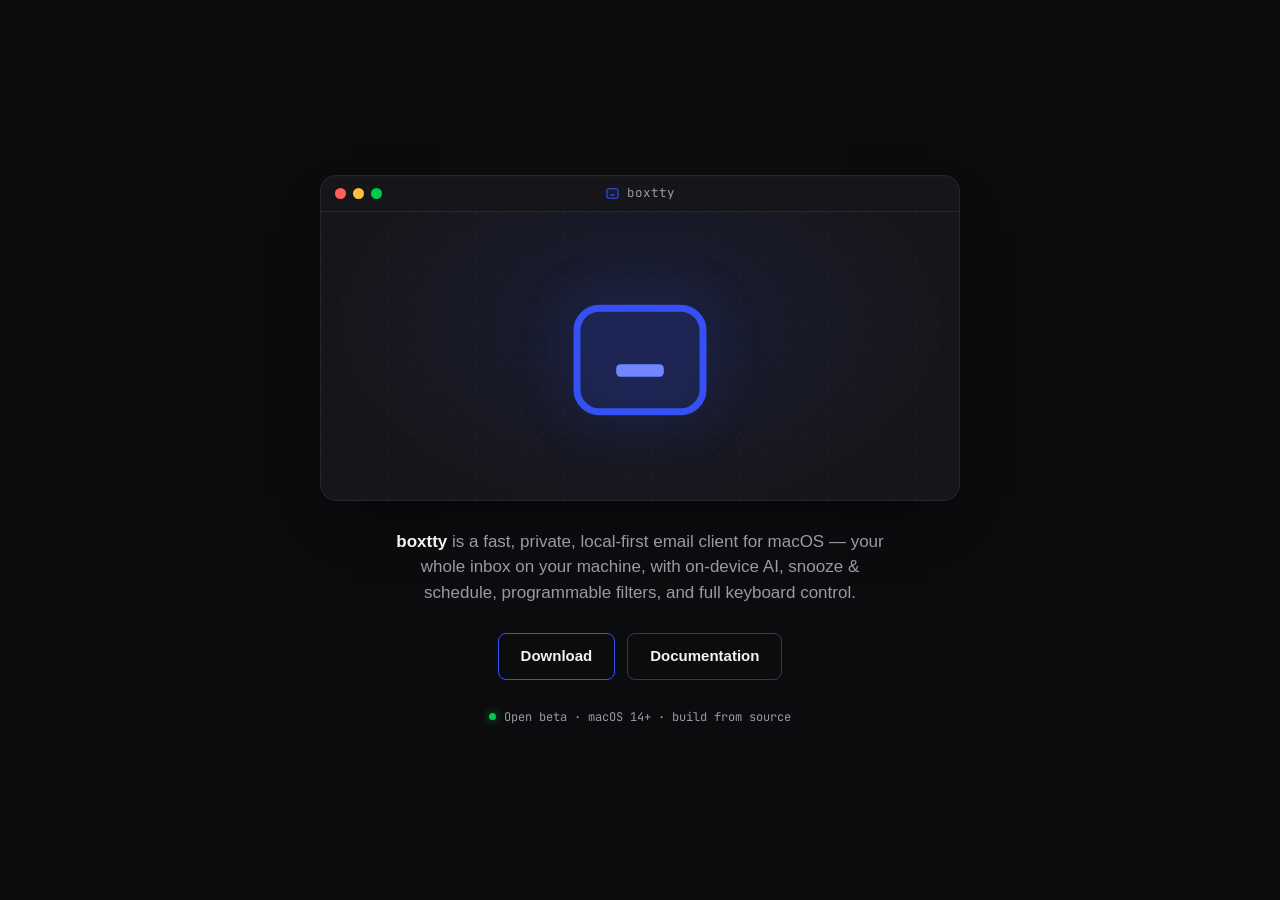
<file: index.html>
<!doctype html>
<html lang="en">
<head>
  <meta charset="utf-8" />
  <meta name="viewport" content="width=device-width, initial-scale=1" />
  <title>boxtty — the fast, private email client</title>
  <meta name="description" content="boxtty is a blazing-fast, local-first desktop email client for macOS. On-device AI, snooze & schedule, programmable filters, instant search, full keyboard control — your mail, your machine." />
  <meta name="theme-color" content="#0c0c0f" />
  <meta property="og:title" content="boxtty — the fast, private email client" />
  <meta property="og:description" content="A blazing-fast, local-first desktop email client. On-device AI, snooze, programmable filters, instant search." />
  <meta property="og:type" content="website" />
  <link rel="icon" href="favicon.svg" />
  <link rel="preconnect" href="https://fonts.googleapis.com" />
  <link rel="preconnect" href="https://fonts.gstatic.com" crossorigin />
  <link href="https://fonts.googleapis.com/css2?family=JetBrains+Mono:wght@400;700&display=swap" rel="stylesheet" />
  <link rel="stylesheet" href="styles.css" />
</head>
<body>
  <main class="stage">
    <div class="term">
      <div class="term-bar">
        <span class="term-dot" style="background:#ff605c"></span>
        <span class="term-dot" style="background:#ffbd44"></span>
        <span class="term-dot" style="background:#00ca4e"></span>
        <span class="term-title">
          <svg class="mark" viewBox="0 0 24 24" fill="none" aria-hidden="true">
            <rect x="3" y="4.5" width="18" height="15" rx="3" stroke="#3551f3" stroke-width="1.7" fill="rgba(53,81,243,0.10)" />
            <rect class="cursor" x="9" y="13.2" width="6" height="2" rx="0.6" fill="#3551f3" />
          </svg>
          boxtty
        </span>
      </div>
      <div class="term-body">
        <svg class="biglogo" viewBox="0 0 120 120" fill="none" role="img" aria-label="boxtty">
          <rect x="15" y="23" width="90" height="74" rx="16" stroke="#3551f3" stroke-width="5" fill="rgba(53,81,243,0.10)" />
          <rect class="cursor" x="43" y="63" width="34" height="9" rx="3" fill="#6f86ff" />
        </svg>
      </div>
    </div>

    <p class="tagline">
      <strong>boxtty</strong> is a fast, private, local-first email client for macOS — your whole
      inbox on your machine, with on-device AI, snooze &amp; schedule, programmable filters, and
      full keyboard control.
    </p>

    <div class="actions">
      <a class="btn btn-primary" href="download.html">Download</a>
      <a class="btn btn-ghost" href="docs.html">Documentation</a>
    </div>

    <p class="soon"><span class="dot"></span> Open beta · macOS 14+ · build from source</p>
  </main>
</body>
</html>
</file>
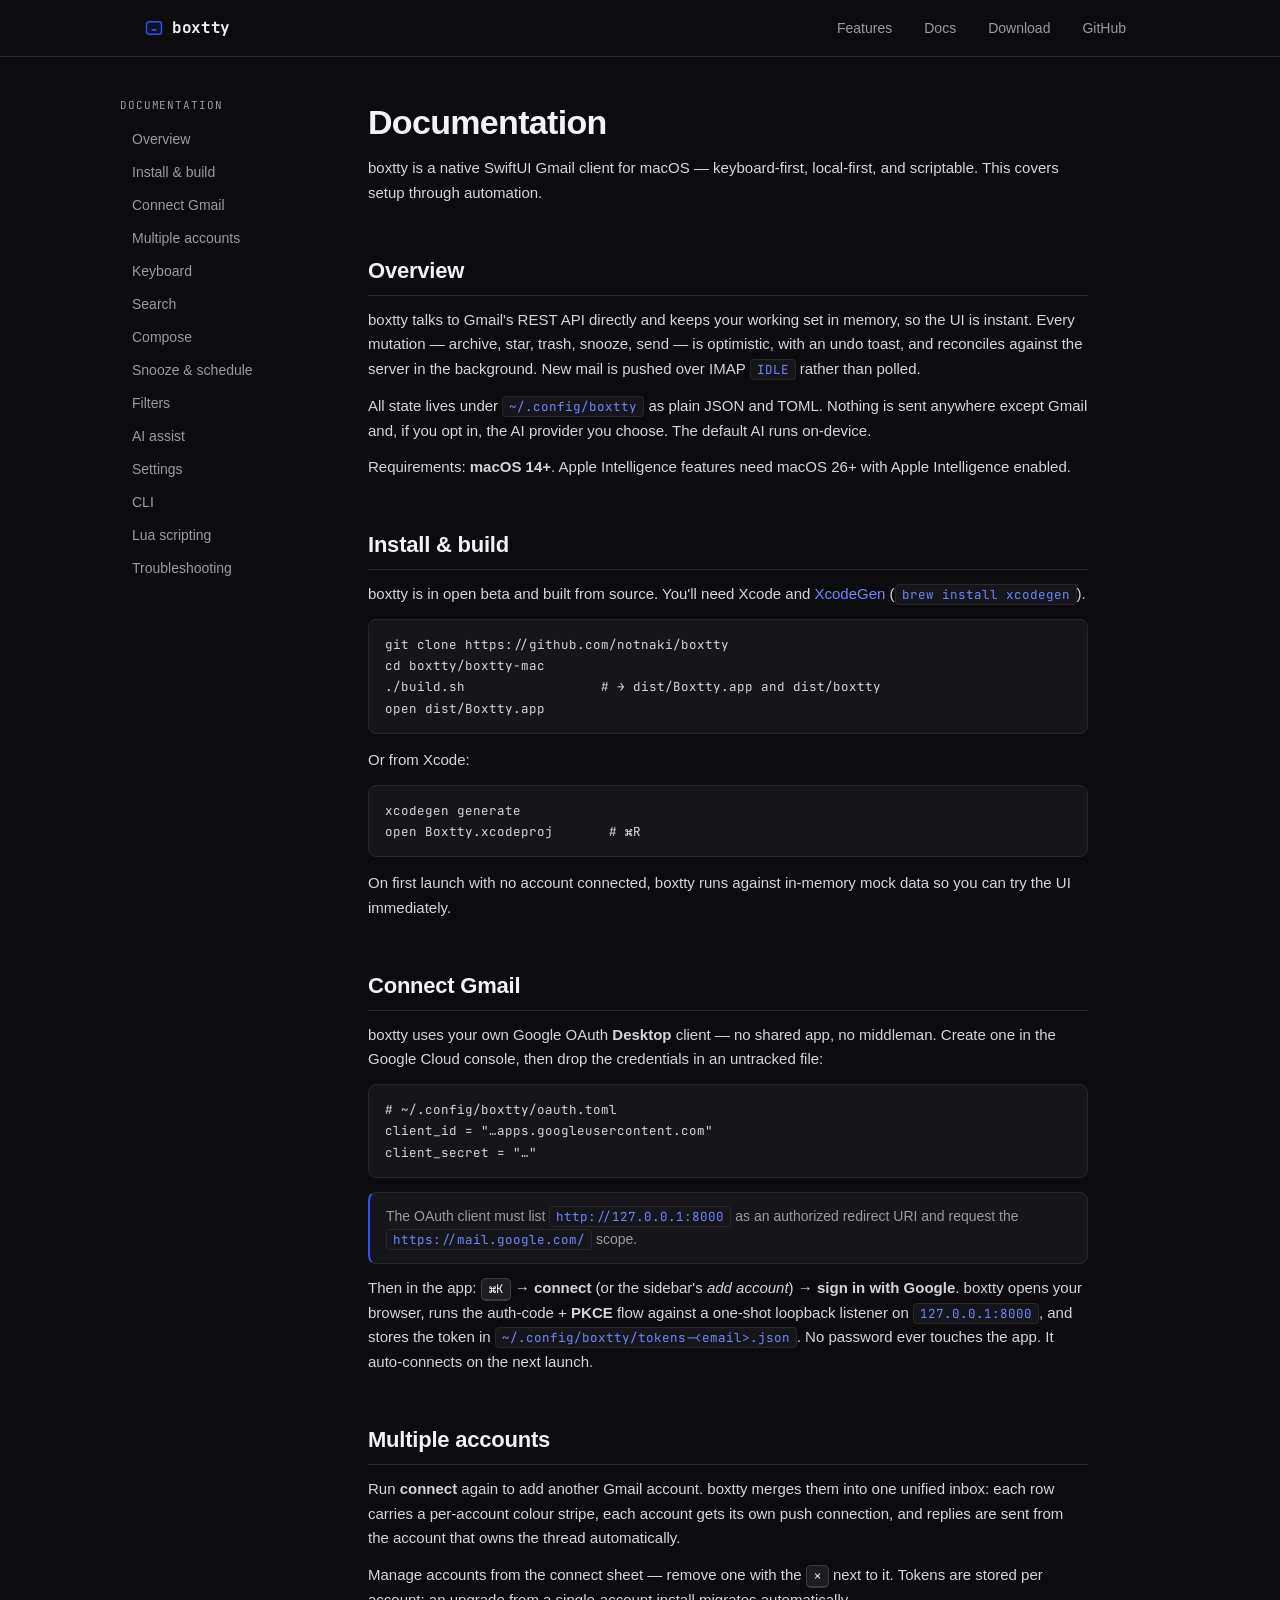
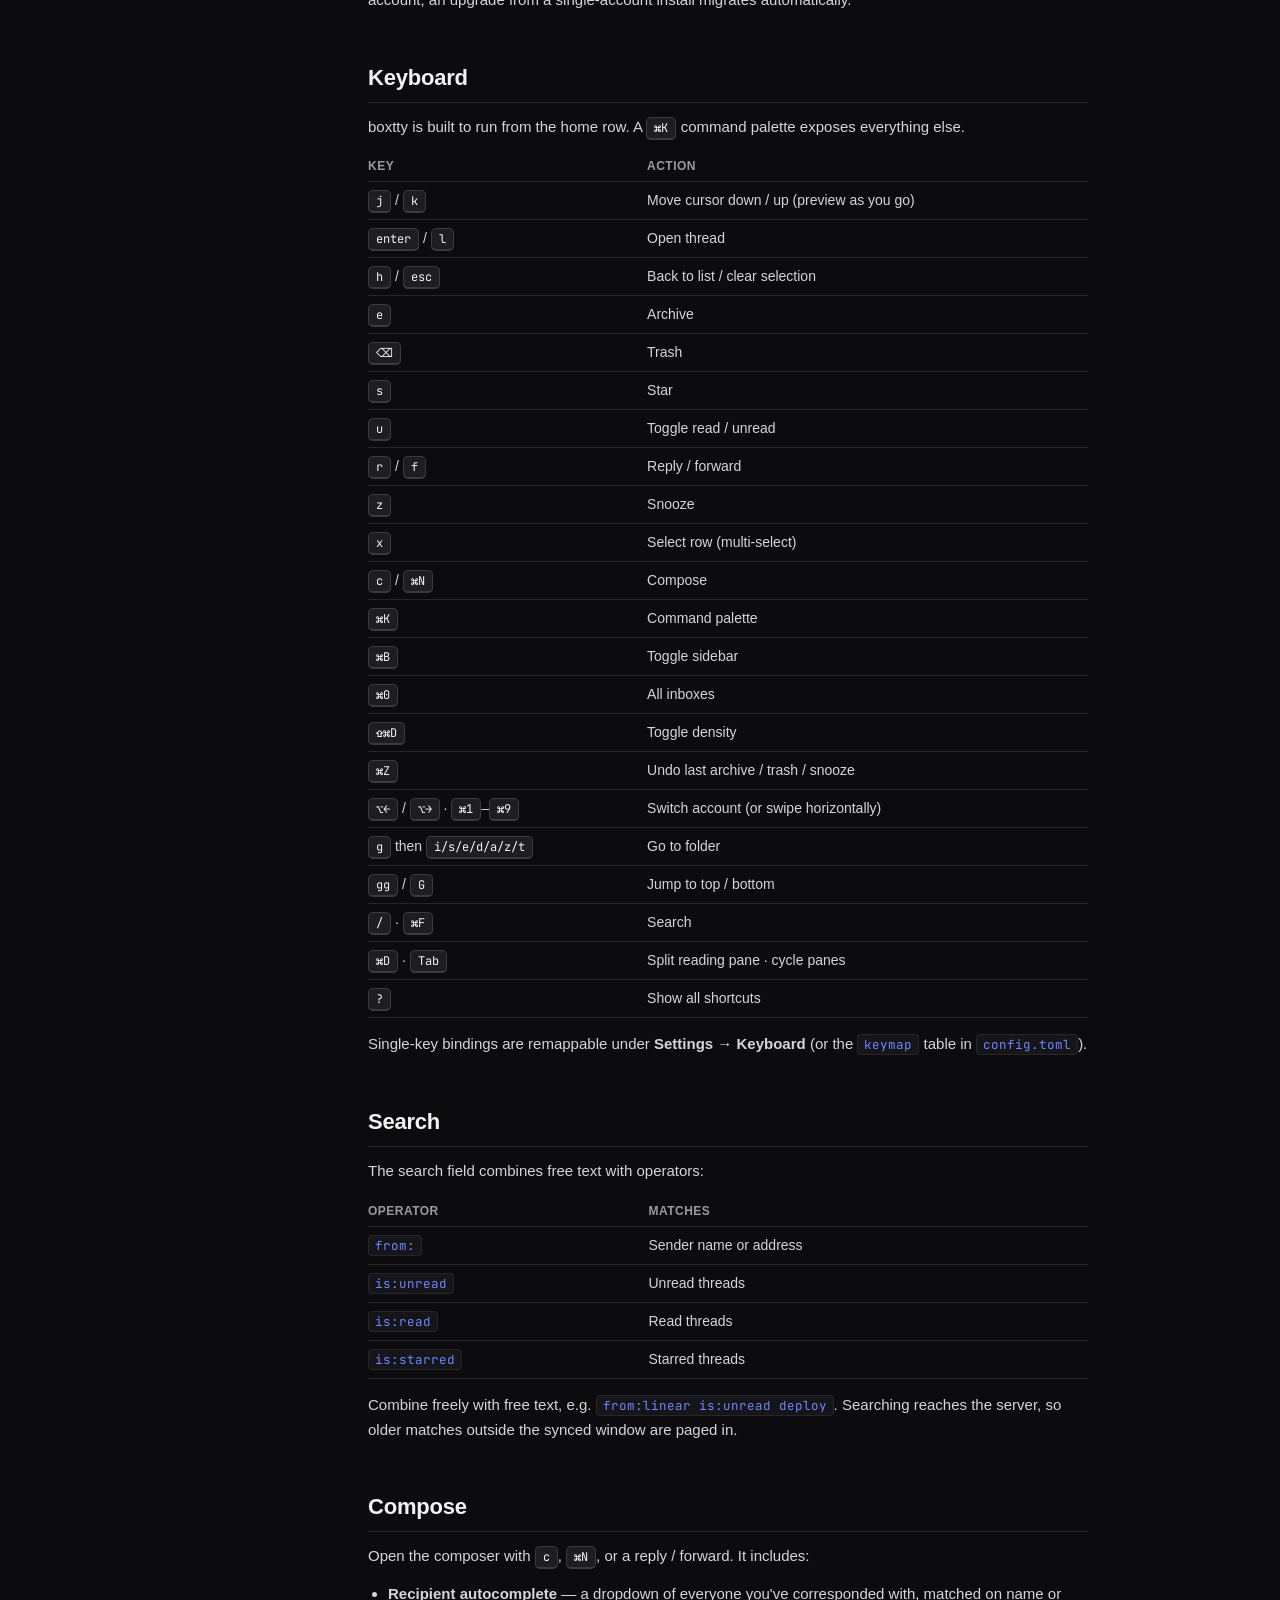
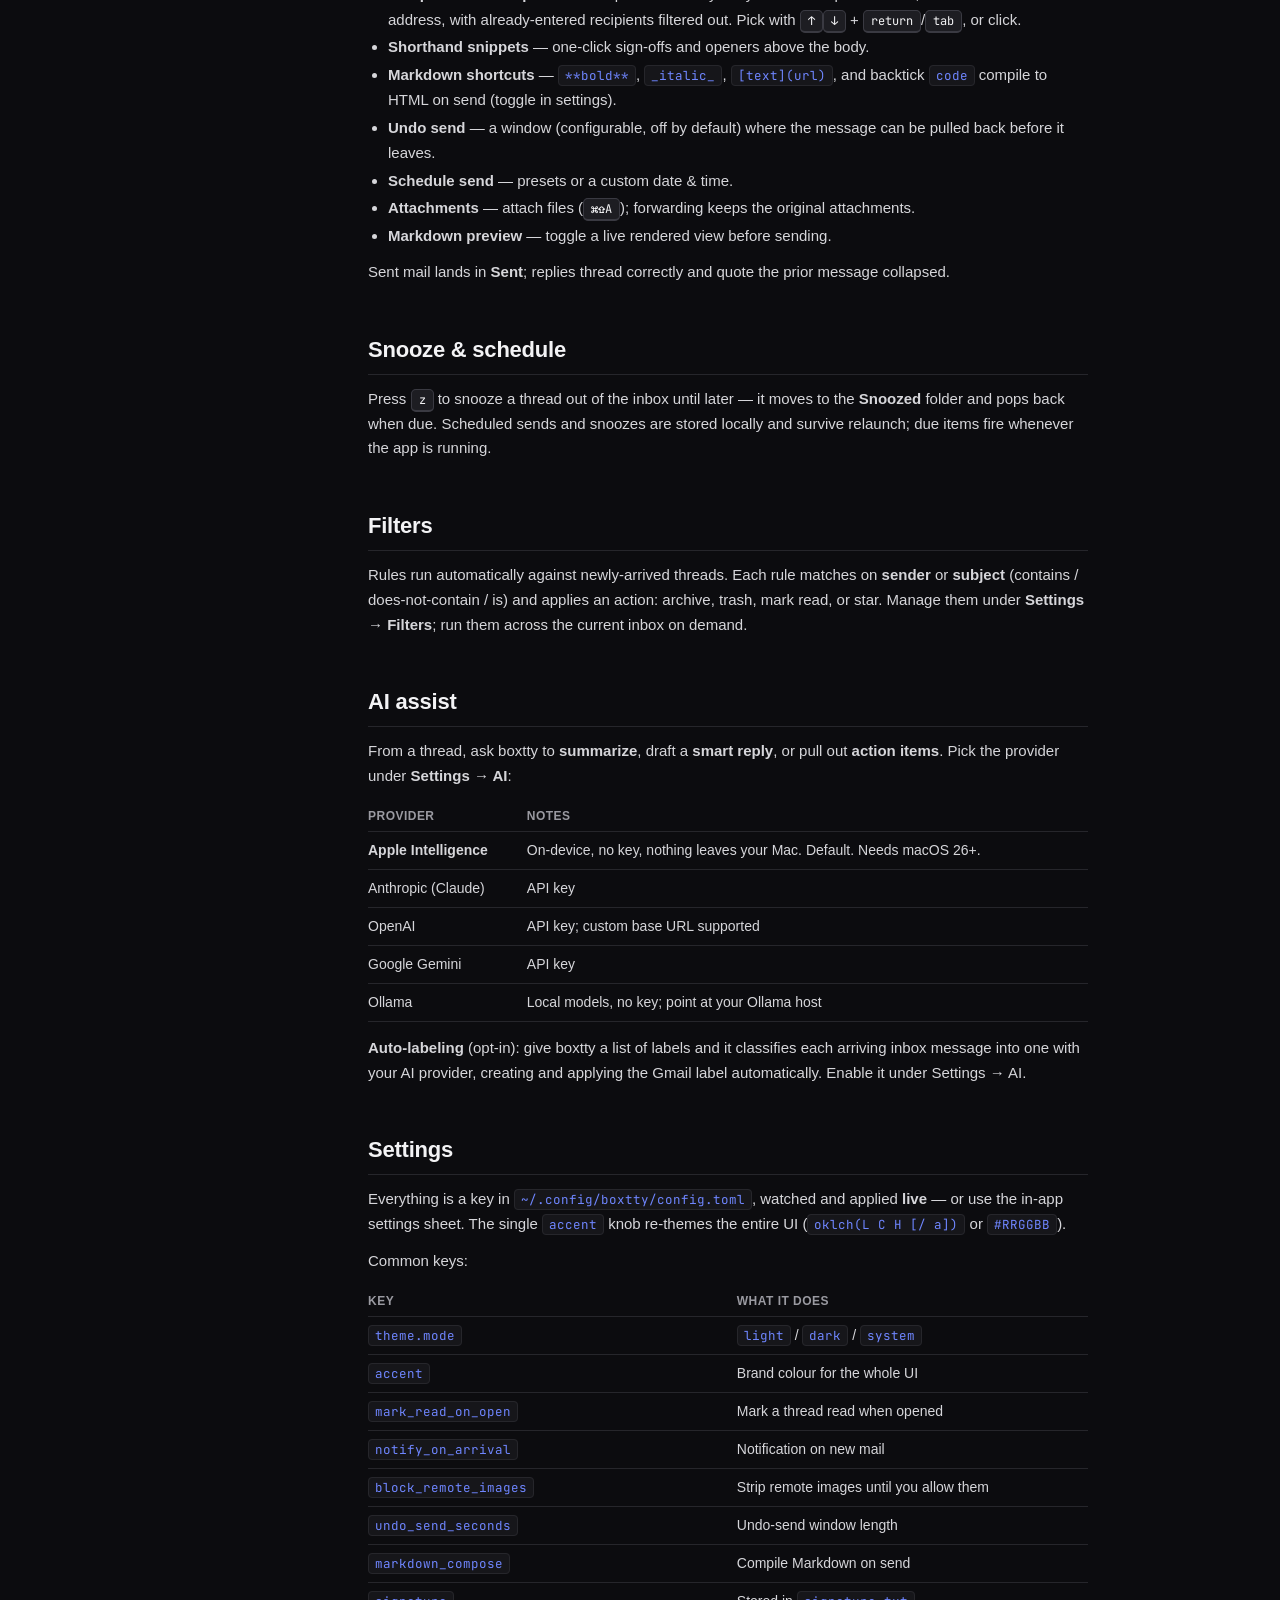
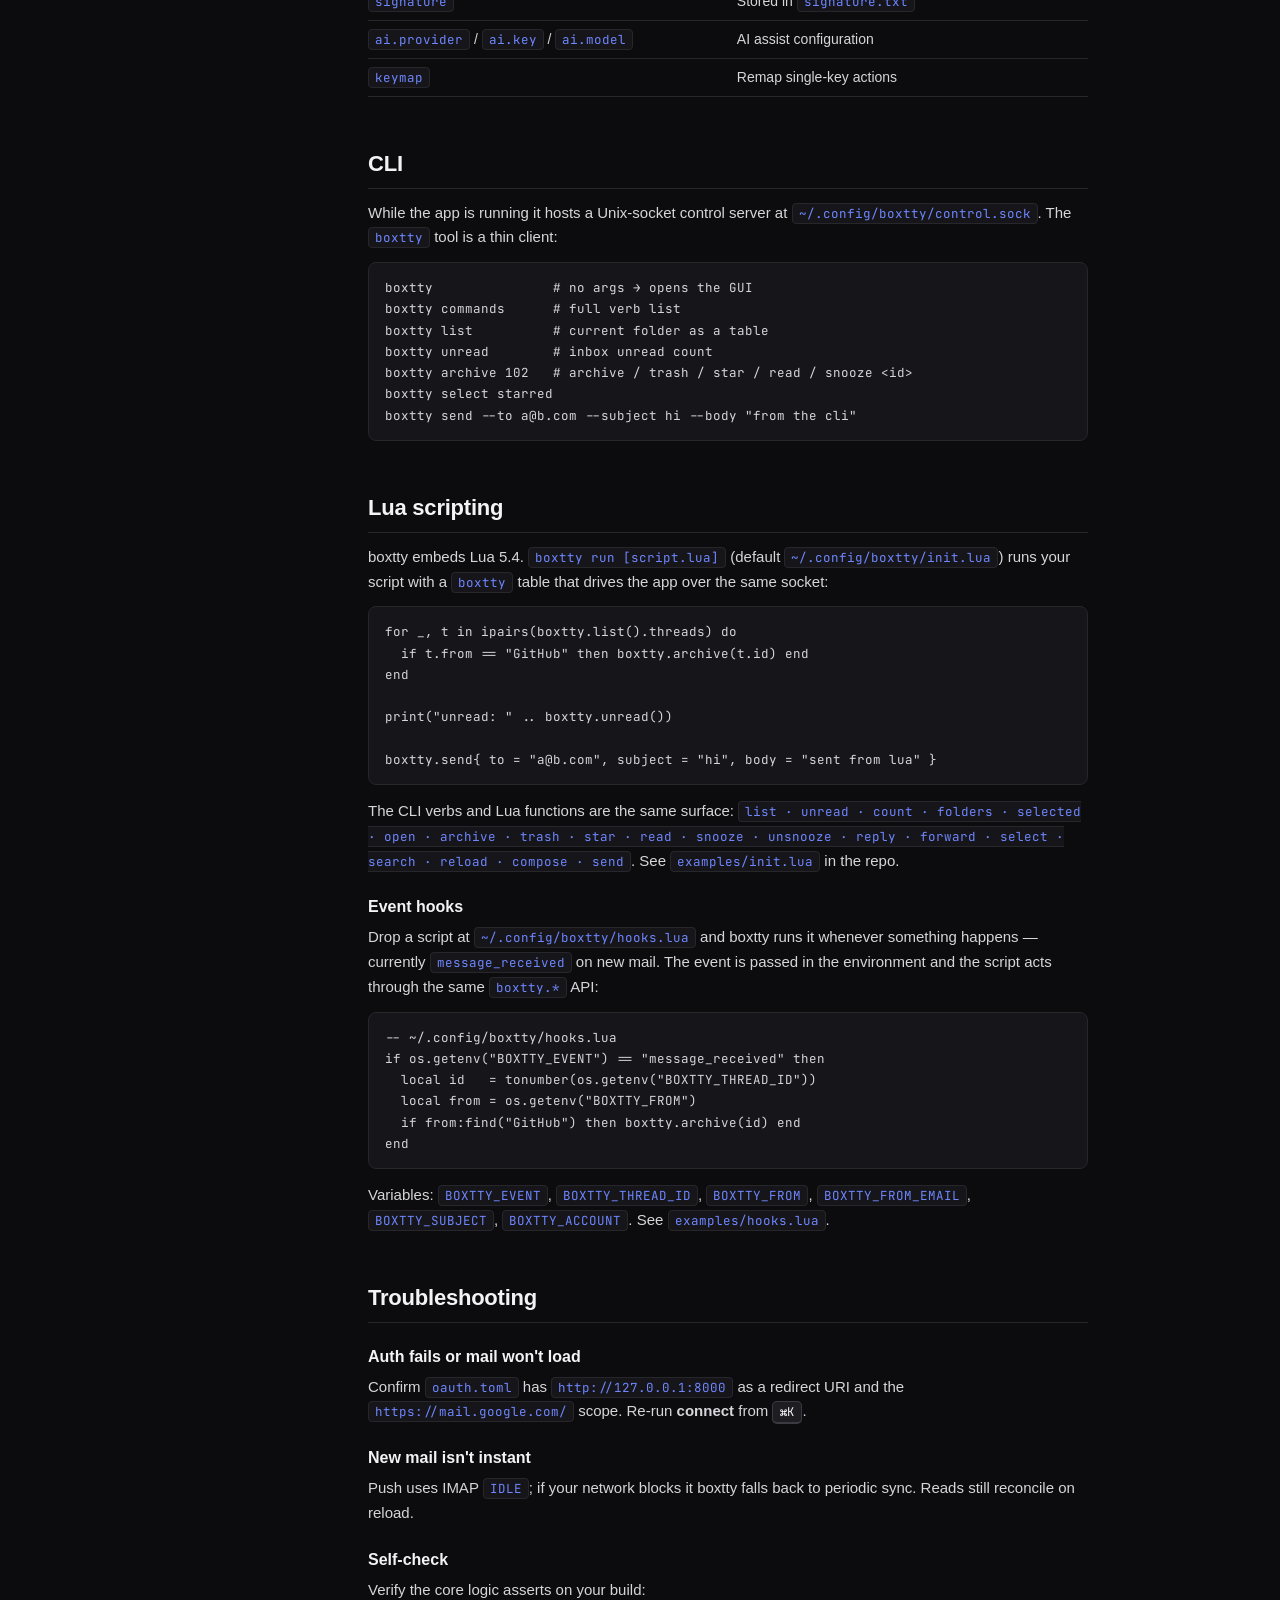
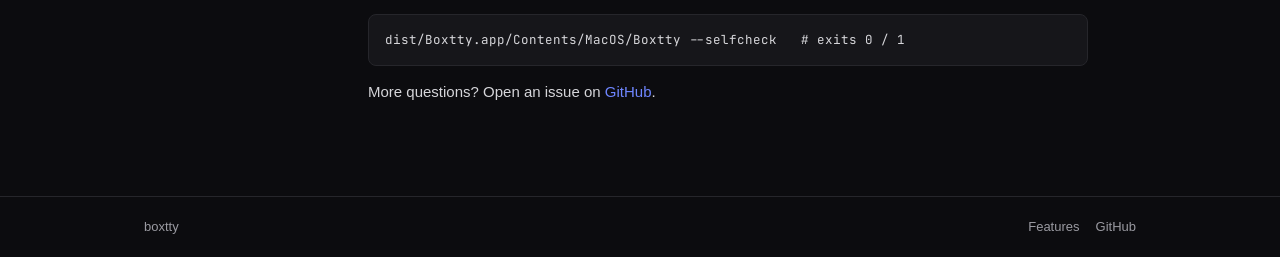
<file: docs.html>
<!doctype html>
<html lang="en">
<head>
  <meta charset="utf-8" />
  <meta name="viewport" content="width=device-width, initial-scale=1" />
  <title>Docs — boxtty</title>
  <meta name="description" content="boxtty documentation: install, connect Gmail, keyboard shortcuts, search operators, compose, snooze & schedule, filters, AI assist, multiple accounts, settings, the CLI and Lua scripting." />
  <meta name="theme-color" content="#0c0c0f" />
  <link rel="icon" href="favicon.svg" />
  <link rel="preconnect" href="https://fonts.googleapis.com" />
  <link rel="preconnect" href="https://fonts.gstatic.com" crossorigin />
  <link href="https://fonts.googleapis.com/css2?family=JetBrains+Mono:wght@400;700&display=swap" rel="stylesheet" />
  <link rel="stylesheet" href="styles.css" />
</head>
<body>
  <header class="site-header">
    <div class="wrap inner">
      <a class="brand" href="index.html">
        <svg class="mark" viewBox="0 0 24 24" fill="none" aria-hidden="true">
          <rect x="3" y="4.5" width="18" height="15" rx="3" stroke="#3551f3" stroke-width="1.7" fill="rgba(53,81,243,0.10)" />
          <rect class="cursor" x="9" y="13.2" width="6" height="2" rx="0.6" fill="#3551f3" />
        </svg>
        <span class="brand-name">boxtty</span>
      </a>
      <span class="spacer"></span>
      <a class="hlink" href="features.html">Features</a>
      <a class="hlink" href="docs.html">Docs</a>
      <a class="hlink" href="download.html">Download</a>
      <a class="hlink" href="https://github.com/notnaki/boxtty">GitHub</a>
    </div>
  </header>

  <main class="wrap doc">
    <div class="doc-grid">
      <nav class="doc-toc">
        <span class="label">Documentation</span>
        <a href="#overview">Overview</a>
        <a href="#install">Install &amp; build</a>
        <a href="#connect">Connect Gmail</a>
        <a href="#accounts">Multiple accounts</a>
        <a href="#keyboard">Keyboard</a>
        <a href="#search">Search</a>
        <a href="#compose">Compose</a>
        <a href="#snooze">Snooze &amp; schedule</a>
        <a href="#filters">Filters</a>
        <a href="#ai">AI assist</a>
        <a href="#settings">Settings</a>
        <a href="#cli">CLI</a>
        <a href="#lua">Lua scripting</a>
        <a href="#troubleshooting">Troubleshooting</a>
      </nav>

      <article class="doc-content">
        <h1>Documentation</h1>
        <p class="doc-lede">boxtty is a native SwiftUI Gmail client for macOS — keyboard-first, local-first, and scriptable. This covers setup through automation.</p>

        <section id="overview">
          <h2>Overview</h2>
          <p>boxtty talks to Gmail's REST API directly and keeps your working set in memory, so the UI is instant. Every mutation — archive, star, trash, snooze, send — is optimistic, with an undo toast, and reconciles against the server in the background. New mail is pushed over IMAP <code>IDLE</code> rather than polled.</p>
          <p>All state lives under <code>~/.config/boxtty</code> as plain JSON and TOML. Nothing is sent anywhere except Gmail and, if you opt in, the AI provider you choose. The default AI runs on-device.</p>
          <p>Requirements: <strong>macOS 14+</strong>. Apple Intelligence features need macOS 26+ with Apple Intelligence enabled.</p>
        </section>

        <section id="install">
          <h2>Install &amp; build</h2>
          <p>boxtty is in open beta and built from source. You'll need Xcode and <a class="ilink" href="https://github.com/yonaskolb/XcodeGen">XcodeGen</a> (<code>brew install xcodegen</code>).</p>
          <pre><code>git clone https://github.com/notnaki/boxtty
cd boxtty/boxtty-mac
./build.sh                 # → dist/Boxtty.app and dist/boxtty
open dist/Boxtty.app</code></pre>
          <p>Or from Xcode:</p>
          <pre><code>xcodegen generate
open Boxtty.xcodeproj       # ⌘R</code></pre>
          <p>On first launch with no account connected, boxtty runs against in-memory mock data so you can try the UI immediately.</p>
        </section>

        <section id="connect">
          <h2>Connect Gmail</h2>
          <p>boxtty uses your own Google OAuth <strong>Desktop</strong> client — no shared app, no middleman. Create one in the Google Cloud console, then drop the credentials in an untracked file:</p>
          <pre><code># ~/.config/boxtty/oauth.toml
client_id = "…apps.googleusercontent.com"
client_secret = "…"</code></pre>
          <div class="note"><p>The OAuth client must list <code>http://127.0.0.1:8000</code> as an authorized redirect URI and request the <code>https://mail.google.com/</code> scope.</p></div>
          <p>Then in the app: <span class="kbd">⌘K</span> → <strong>connect</strong> (or the sidebar's <em>add account</em>) → <strong>sign in with Google</strong>. boxtty opens your browser, runs the auth-code + <strong>PKCE</strong> flow against a one-shot loopback listener on <code>127.0.0.1:8000</code>, and stores the token in <code>~/.config/boxtty/tokens-&lt;email&gt;.json</code>. No password ever touches the app. It auto-connects on the next launch.</p>
        </section>

        <section id="accounts">
          <h2>Multiple accounts</h2>
          <p>Run <strong>connect</strong> again to add another Gmail account. boxtty merges them into one unified inbox: each row carries a per-account colour stripe, each account gets its own push connection, and replies are sent from the account that owns the thread automatically.</p>
          <p>Manage accounts from the connect sheet — remove one with the <span class="kbd">✕</span> next to it. Tokens are stored per account; an upgrade from a single-account install migrates automatically.</p>
        </section>

        <section id="keyboard">
          <h2>Keyboard</h2>
          <p>boxtty is built to run from the home row. A <span class="kbd">⌘K</span> command palette exposes everything else.</p>
          <table class="doc-table">
            <thead><tr><th>Key</th><th>Action</th></tr></thead>
            <tbody>
              <tr><td><span class="kbd">j</span> / <span class="kbd">k</span></td><td>Move cursor down / up (preview as you go)</td></tr>
              <tr><td><span class="kbd">enter</span> / <span class="kbd">l</span></td><td>Open thread</td></tr>
              <tr><td><span class="kbd">h</span> / <span class="kbd">esc</span></td><td>Back to list / clear selection</td></tr>
              <tr><td><span class="kbd">e</span></td><td>Archive</td></tr>
              <tr><td><span class="kbd">⌫</span></td><td>Trash</td></tr>
              <tr><td><span class="kbd">s</span></td><td>Star</td></tr>
              <tr><td><span class="kbd">u</span></td><td>Toggle read / unread</td></tr>
              <tr><td><span class="kbd">r</span> / <span class="kbd">f</span></td><td>Reply / forward</td></tr>
              <tr><td><span class="kbd">z</span></td><td>Snooze</td></tr>
              <tr><td><span class="kbd">x</span></td><td>Select row (multi-select)</td></tr>
              <tr><td><span class="kbd">c</span> / <span class="kbd">⌘N</span></td><td>Compose</td></tr>
              <tr><td><span class="kbd">⌘K</span></td><td>Command palette</td></tr>
              <tr><td><span class="kbd">⌘B</span></td><td>Toggle sidebar</td></tr>
              <tr><td><span class="kbd">⌘0</span></td><td>All inboxes</td></tr>
              <tr><td><span class="kbd">⇧⌘D</span></td><td>Toggle density</td></tr>
              <tr><td><span class="kbd">⌘Z</span></td><td>Undo last archive / trash / snooze</td></tr>
              <tr><td><span class="kbd">⌥←</span> / <span class="kbd">⌥→</span> · <span class="kbd">⌘1</span>–<span class="kbd">⌘9</span></td><td>Switch account (or swipe horizontally)</td></tr>
              <tr><td><span class="kbd">g</span> then <span class="kbd">i/s/e/d/a/z/t</span></td><td>Go to folder</td></tr>
              <tr><td><span class="kbd">gg</span> / <span class="kbd">G</span></td><td>Jump to top / bottom</td></tr>
              <tr><td><span class="kbd">/</span> · <span class="kbd">⌘F</span></td><td>Search</td></tr>
              <tr><td><span class="kbd">⌘D</span> · <span class="kbd">Tab</span></td><td>Split reading pane · cycle panes</td></tr>
              <tr><td><span class="kbd">?</span></td><td>Show all shortcuts</td></tr>
            </tbody>
          </table>
          <p>Single-key bindings are remappable under <strong>Settings → Keyboard</strong> (or the <code>keymap</code> table in <code>config.toml</code>).</p>
        </section>

        <section id="search">
          <h2>Search</h2>
          <p>The search field combines free text with operators:</p>
          <table class="doc-table">
            <thead><tr><th>Operator</th><th>Matches</th></tr></thead>
            <tbody>
              <tr><td><code>from:</code></td><td>Sender name or address</td></tr>
              <tr><td><code>is:unread</code></td><td>Unread threads</td></tr>
              <tr><td><code>is:read</code></td><td>Read threads</td></tr>
              <tr><td><code>is:starred</code></td><td>Starred threads</td></tr>
            </tbody>
          </table>
          <p>Combine freely with free text, e.g. <code>from:linear is:unread deploy</code>. Searching reaches the server, so older matches outside the synced window are paged in.</p>
        </section>

        <section id="compose">
          <h2>Compose</h2>
          <p>Open the composer with <span class="kbd">c</span>, <span class="kbd">⌘N</span>, or a reply / forward. It includes:</p>
          <ul>
            <li><strong>Recipient autocomplete</strong> — a dropdown of everyone you've corresponded with, matched on name or address, with already-entered recipients filtered out. Pick with <span class="kbd">↑</span><span class="kbd">↓</span> + <span class="kbd">return</span>/<span class="kbd">tab</span>, or click.</li>
            <li><strong>Shorthand snippets</strong> — one-click sign-offs and openers above the body.</li>
            <li><strong>Markdown shortcuts</strong> — <code>**bold**</code>, <code>_italic_</code>, <code>[text](url)</code>, and backtick <code>code</code> compile to HTML on send (toggle in settings).</li>
            <li><strong>Undo send</strong> — a window (configurable, off by default) where the message can be pulled back before it leaves.</li>
            <li><strong>Schedule send</strong> — presets or a custom date &amp; time.</li>
            <li><strong>Attachments</strong> — attach files (<span class="kbd">⌘⇧A</span>); forwarding keeps the original attachments.</li>
            <li><strong>Markdown preview</strong> — toggle a live rendered view before sending.</li>
          </ul>
          <p>Sent mail lands in <strong>Sent</strong>; replies thread correctly and quote the prior message collapsed.</p>
        </section>

        <section id="snooze">
          <h2>Snooze &amp; schedule</h2>
          <p>Press <span class="kbd">z</span> to snooze a thread out of the inbox until later — it moves to the <strong>Snoozed</strong> folder and pops back when due. Scheduled sends and snoozes are stored locally and survive relaunch; due items fire whenever the app is running.</p>
        </section>

        <section id="filters">
          <h2>Filters</h2>
          <p>Rules run automatically against newly-arrived threads. Each rule matches on <strong>sender</strong> or <strong>subject</strong> (contains / does-not-contain / is) and applies an action: archive, trash, mark read, or star. Manage them under <strong>Settings → Filters</strong>; run them across the current inbox on demand.</p>
        </section>

        <section id="ai">
          <h2>AI assist</h2>
          <p>From a thread, ask boxtty to <strong>summarize</strong>, draft a <strong>smart reply</strong>, or pull out <strong>action items</strong>. Pick the provider under <strong>Settings → AI</strong>:</p>
          <table class="doc-table">
            <thead><tr><th>Provider</th><th>Notes</th></tr></thead>
            <tbody>
              <tr><td><strong>Apple Intelligence</strong></td><td>On-device, no key, nothing leaves your Mac. Default. Needs macOS 26+.</td></tr>
              <tr><td>Anthropic (Claude)</td><td>API key</td></tr>
              <tr><td>OpenAI</td><td>API key; custom base URL supported</td></tr>
              <tr><td>Google Gemini</td><td>API key</td></tr>
              <tr><td>Ollama</td><td>Local models, no key; point at your Ollama host</td></tr>
            </tbody>
          </table>
          <p><strong>Auto-labeling</strong> (opt-in): give boxtty a list of labels and it classifies each arriving inbox message into one with your AI provider, creating and applying the Gmail label automatically. Enable it under Settings → AI.</p>
        </section>

        <section id="settings">
          <h2>Settings</h2>
          <p>Everything is a key in <code>~/.config/boxtty/config.toml</code>, watched and applied <strong>live</strong> — or use the in-app settings sheet. The single <code>accent</code> knob re-themes the entire UI (<code>oklch(L C H [/ a])</code> or <code>#RRGGBB</code>).</p>
          <p>Common keys:</p>
          <table class="doc-table">
            <thead><tr><th>Key</th><th>What it does</th></tr></thead>
            <tbody>
              <tr><td><code>theme.mode</code></td><td><code>light</code> / <code>dark</code> / <code>system</code></td></tr>
              <tr><td><code>accent</code></td><td>Brand colour for the whole UI</td></tr>
              <tr><td><code>mark_read_on_open</code></td><td>Mark a thread read when opened</td></tr>
              <tr><td><code>notify_on_arrival</code></td><td>Notification on new mail</td></tr>
              <tr><td><code>block_remote_images</code></td><td>Strip remote images until you allow them</td></tr>
              <tr><td><code>undo_send_seconds</code></td><td>Undo-send window length</td></tr>
              <tr><td><code>markdown_compose</code></td><td>Compile Markdown on send</td></tr>
              <tr><td><code>signature</code></td><td>Stored in <code>signature.txt</code></td></tr>
              <tr><td><code>ai.provider</code> / <code>ai.key</code> / <code>ai.model</code></td><td>AI assist configuration</td></tr>
              <tr><td><code>keymap</code></td><td>Remap single-key actions</td></tr>
            </tbody>
          </table>
        </section>

        <section id="cli">
          <h2>CLI</h2>
          <p>While the app is running it hosts a Unix-socket control server at <code>~/.config/boxtty/control.sock</code>. The <code>boxtty</code> tool is a thin client:</p>
          <pre><code>boxtty               # no args → opens the GUI
boxtty commands      # full verb list
boxtty list          # current folder as a table
boxtty unread        # inbox unread count
boxtty archive 102   # archive / trash / star / read / snooze &lt;id&gt;
boxtty select starred
boxtty send --to a@b.com --subject hi --body "from the cli"</code></pre>
        </section>

        <section id="lua">
          <h2>Lua scripting</h2>
          <p>boxtty embeds Lua 5.4. <code>boxtty run [script.lua]</code> (default <code>~/.config/boxtty/init.lua</code>) runs your script with a <code>boxtty</code> table that drives the app over the same socket:</p>
          <pre><code>for _, t in ipairs(boxtty.list().threads) do
  if t.from == "GitHub" then boxtty.archive(t.id) end
end

print("unread: " .. boxtty.unread())

boxtty.send{ to = "a@b.com", subject = "hi", body = "sent from lua" }</code></pre>
          <p>The CLI verbs and Lua functions are the same surface: <code>list · unread · count · folders · selected · open · archive · trash · star · read · snooze · unsnooze · reply · forward · select · search · reload · compose · send</code>. See <code>examples/init.lua</code> in the repo.</p>

          <h3>Event hooks</h3>
          <p>Drop a script at <code>~/.config/boxtty/hooks.lua</code> and boxtty runs it whenever something happens — currently <code>message_received</code> on new mail. The event is passed in the environment and the script acts through the same <code>boxtty.*</code> API:</p>
          <pre><code>-- ~/.config/boxtty/hooks.lua
if os.getenv("BOXTTY_EVENT") == "message_received" then
  local id   = tonumber(os.getenv("BOXTTY_THREAD_ID"))
  local from = os.getenv("BOXTTY_FROM")
  if from:find("GitHub") then boxtty.archive(id) end
end</code></pre>
          <p>Variables: <code>BOXTTY_EVENT</code>, <code>BOXTTY_THREAD_ID</code>, <code>BOXTTY_FROM</code>, <code>BOXTTY_FROM_EMAIL</code>, <code>BOXTTY_SUBJECT</code>, <code>BOXTTY_ACCOUNT</code>. See <code>examples/hooks.lua</code>.</p>
        </section>

        <section id="troubleshooting">
          <h2>Troubleshooting</h2>
          <h3>Auth fails or mail won't load</h3>
          <p>Confirm <code>oauth.toml</code> has <code>http://127.0.0.1:8000</code> as a redirect URI and the <code>https://mail.google.com/</code> scope. Re-run <strong>connect</strong> from <span class="kbd">⌘K</span>.</p>
          <h3>New mail isn't instant</h3>
          <p>Push uses IMAP <code>IDLE</code>; if your network blocks it boxtty falls back to periodic sync. Reads still reconcile on reload.</p>
          <h3>Self-check</h3>
          <p>Verify the core logic asserts on your build:</p>
          <pre><code>dist/Boxtty.app/Contents/MacOS/Boxtty --selfcheck   # exits 0 / 1</code></pre>
          <p class="doc-meta">More questions? Open an issue on <a class="ilink" href="https://github.com/notnaki/boxtty">GitHub</a>.</p>
        </section>
      </article>
    </div>
  </main>

  <footer class="footer">
    <div class="wrap inner">
      <span>boxtty</span>
      <span class="spacer"></span>
      <a href="features.html">Features</a>
      <a href="https://github.com/notnaki/boxtty">GitHub</a>
    </div>
  </footer>
</body>
</html>
</file>
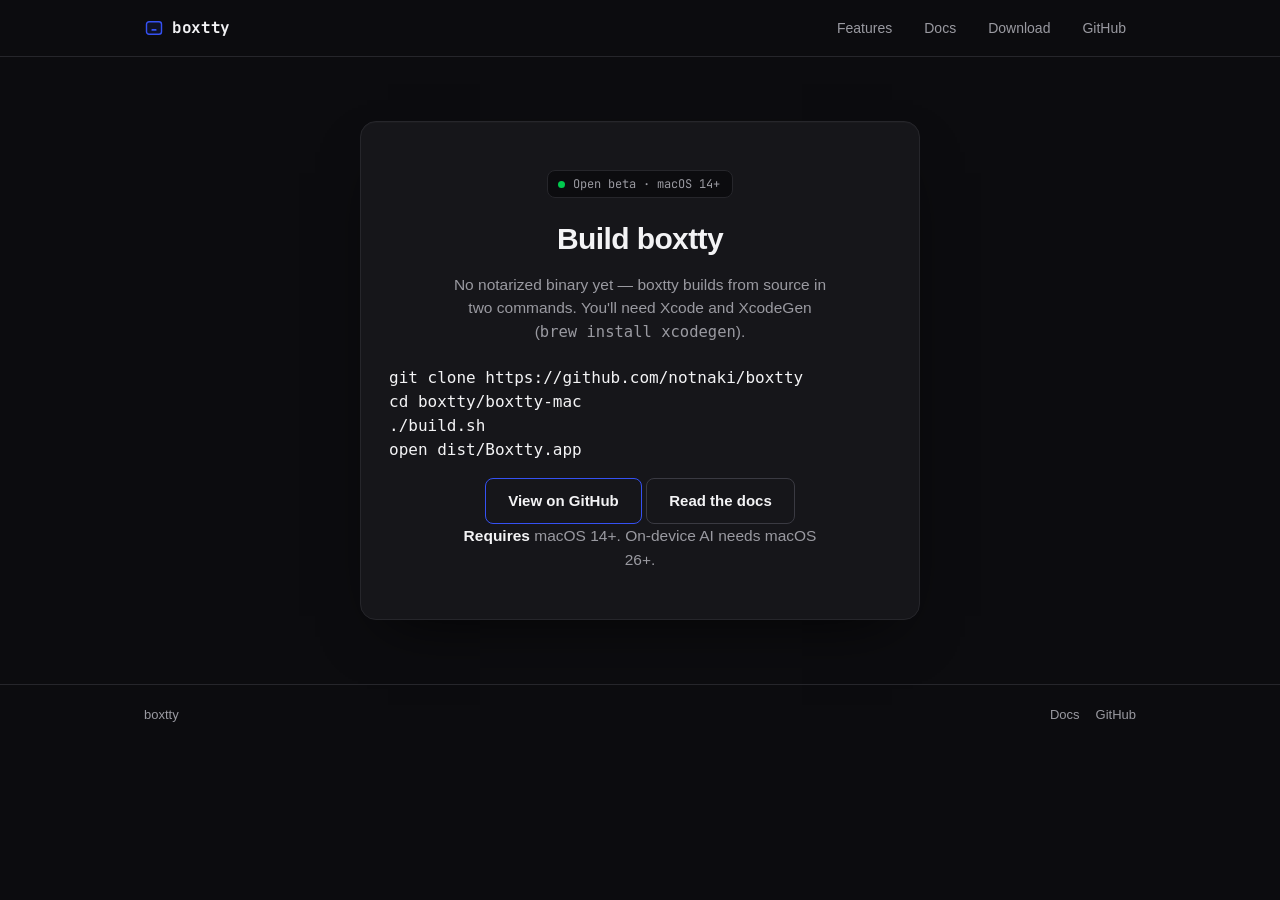
<file: download.html>
<!doctype html>
<html lang="en">
<head>
  <meta charset="utf-8" />
  <meta name="viewport" content="width=device-width, initial-scale=1" />
  <title>Download — boxtty</title>
  <meta name="description" content="Get boxtty for macOS. Open beta — build from source in two commands." />
  <meta name="theme-color" content="#0c0c0f" />
  <link rel="icon" href="favicon.svg" />
  <link rel="preconnect" href="https://fonts.googleapis.com" />
  <link rel="preconnect" href="https://fonts.gstatic.com" crossorigin />
  <link href="https://fonts.googleapis.com/css2?family=JetBrains+Mono:wght@400;700&display=swap" rel="stylesheet" />
  <link rel="stylesheet" href="styles.css" />
</head>
<body>
  <header class="site-header">
    <div class="wrap inner">
      <a class="brand" href="index.html">
        <svg class="mark" viewBox="0 0 24 24" fill="none" aria-hidden="true">
          <rect x="3" y="4.5" width="18" height="15" rx="3" stroke="#3551f3" stroke-width="1.7" fill="rgba(53,81,243,0.10)" />
          <rect class="cursor" x="9" y="13.2" width="6" height="2" rx="0.6" fill="#3551f3" />
        </svg>
        <span class="brand-name">boxtty</span>
      </a>
      <span class="spacer"></span>
      <a class="hlink" href="features.html">Features</a>
      <a class="hlink" href="docs.html">Docs</a>
      <a class="hlink" href="download.html">Download</a>
      <a class="hlink" href="https://github.com/notnaki/boxtty">GitHub</a>
    </div>
  </header>

  <main class="wrap">
    <div class="panel">
      <span class="eyebrow"><span class="dot"></span> Open beta · macOS 14+</span>
      <h1>Build boxtty</h1>
      <p>No notarized binary yet — boxtty builds from source in two commands. You'll need Xcode and XcodeGen (<code>brew install xcodegen</code>).</p>
      <pre style="text-align:left; margin-top:22px;"><code>git clone https://github.com/notnaki/boxtty
cd boxtty/boxtty-mac
./build.sh
open dist/Boxtty.app</code></pre>
      <div class="actions" style="justify-content:center; margin-top:8px;">
        <a class="btn btn-primary" href="https://github.com/notnaki/boxtty">View on GitHub</a>
        <a class="btn btn-ghost" href="docs.html">Read the docs</a>
      </div>
      <p class="platforms"><strong>Requires</strong> macOS 14+. On-device AI needs macOS 26+.</p>
    </div>
  </main>

  <footer class="footer">
    <div class="wrap inner">
      <span>boxtty</span>
      <span class="spacer"></span>
      <a href="docs.html">Docs</a>
      <a href="https://github.com/notnaki/boxtty">GitHub</a>
    </div>
  </footer>
</body>
</html>
</file>
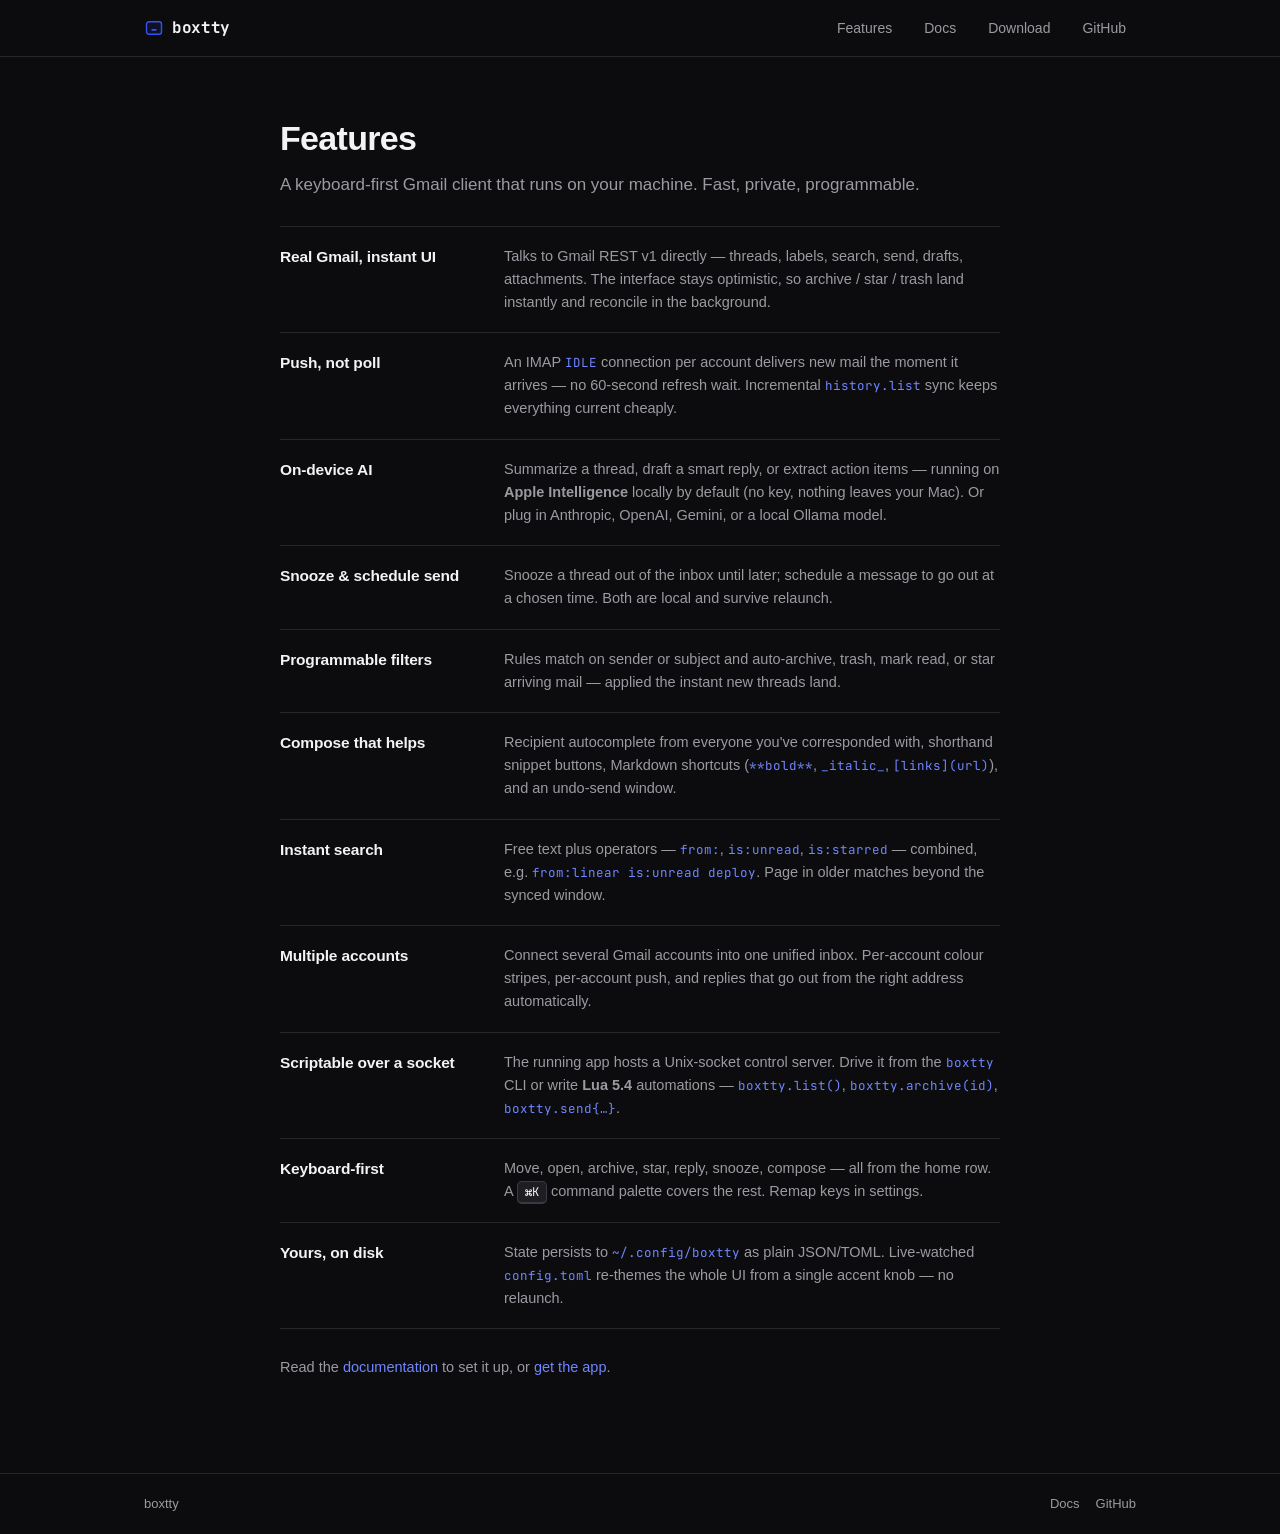
<file: features.html>
<!doctype html>
<html lang="en">
<head>
  <meta charset="utf-8" />
  <meta name="viewport" content="width=device-width, initial-scale=1" />
  <title>Features — boxtty</title>
  <meta name="description" content="Everything boxtty does: real Gmail, on-device AI, snooze & schedule send, programmable filters, instant search, Lua scripting, multi-account, full keyboard control." />
  <meta name="theme-color" content="#0c0c0f" />
  <link rel="icon" href="favicon.svg" />
  <link rel="preconnect" href="https://fonts.googleapis.com" />
  <link rel="preconnect" href="https://fonts.gstatic.com" crossorigin />
  <link href="https://fonts.googleapis.com/css2?family=JetBrains+Mono:wght@400;700&display=swap" rel="stylesheet" />
  <link rel="stylesheet" href="styles.css" />
</head>
<body>
  <header class="site-header">
    <div class="wrap inner">
      <a class="brand" href="index.html">
        <svg class="mark" viewBox="0 0 24 24" fill="none" aria-hidden="true">
          <rect x="3" y="4.5" width="18" height="15" rx="3" stroke="#3551f3" stroke-width="1.7" fill="rgba(53,81,243,0.10)" />
          <rect class="cursor" x="9" y="13.2" width="6" height="2" rx="0.6" fill="#3551f3" />
        </svg>
        <span class="brand-name">boxtty</span>
      </a>
      <span class="spacer"></span>
      <a class="hlink" href="features.html">Features</a>
      <a class="hlink" href="docs.html">Docs</a>
      <a class="hlink" href="download.html">Download</a>
      <a class="hlink" href="https://github.com/notnaki/boxtty">GitHub</a>
    </div>
  </header>

  <main class="wrap feat">
    <div class="feat-head">
      <h1>Features</h1>
      <p>A keyboard-first Gmail client that runs on your machine. Fast, private, programmable.</p>
    </div>

    <ul class="flist">
      <li>
        <h3>Real Gmail, instant UI</h3>
        <p>Talks to Gmail REST v1 directly — threads, labels, search, send, drafts, attachments. The interface stays optimistic, so archive / star / trash land instantly and reconcile in the background.</p>
      </li>
      <li>
        <h3>Push, not poll</h3>
        <p>An IMAP <code>IDLE</code> connection per account delivers new mail the moment it arrives — no 60-second refresh wait. Incremental <code>history.list</code> sync keeps everything current cheaply.</p>
      </li>
      <li>
        <h3>On-device AI</h3>
        <p>Summarize a thread, draft a smart reply, or extract action items — running on <strong>Apple Intelligence</strong> locally by default (no key, nothing leaves your Mac). Or plug in Anthropic, OpenAI, Gemini, or a local Ollama model.</p>
      </li>
      <li>
        <h3>Snooze &amp; schedule send</h3>
        <p>Snooze a thread out of the inbox until later; schedule a message to go out at a chosen time. Both are local and survive relaunch.</p>
      </li>
      <li>
        <h3>Programmable filters</h3>
        <p>Rules match on sender or subject and auto-archive, trash, mark read, or star arriving mail — applied the instant new threads land.</p>
      </li>
      <li>
        <h3>Compose that helps</h3>
        <p>Recipient autocomplete from everyone you've corresponded with, shorthand snippet buttons, Markdown shortcuts (<code>**bold**</code>, <code>_italic_</code>, <code>[links](url)</code>), and an undo-send window.</p>
      </li>
      <li>
        <h3>Instant search</h3>
        <p>Free text plus operators — <code>from:</code>, <code>is:unread</code>, <code>is:starred</code> — combined, e.g. <code>from:linear is:unread deploy</code>. Page in older matches beyond the synced window.</p>
      </li>
      <li>
        <h3>Multiple accounts</h3>
        <p>Connect several Gmail accounts into one unified inbox. Per-account colour stripes, per-account push, and replies that go out from the right address automatically.</p>
      </li>
      <li>
        <h3>Scriptable over a socket</h3>
        <p>The running app hosts a Unix-socket control server. Drive it from the <code>boxtty</code> CLI or write <strong>Lua 5.4</strong> automations — <code>boxtty.list()</code>, <code>boxtty.archive(id)</code>, <code>boxtty.send{…}</code>.</p>
      </li>
      <li>
        <h3>Keyboard-first</h3>
        <p>Move, open, archive, star, reply, snooze, compose — all from the home row. A <span class="kbd">⌘K</span> command palette covers the rest. Remap keys in settings.</p>
      </li>
      <li>
        <h3>Yours, on disk</h3>
        <p>State persists to <code>~/.config/boxtty</code> as plain JSON/TOML. Live-watched <code>config.toml</code> re-themes the whole UI from a single accent knob — no relaunch.</p>
      </li>
    </ul>

    <p class="feat-more">Read the <a href="docs.html">documentation</a> to set it up, or <a href="download.html">get the app</a>.</p>
  </main>

  <footer class="footer">
    <div class="wrap inner">
      <span>boxtty</span>
      <span class="spacer"></span>
      <a href="docs.html">Docs</a>
      <a href="https://github.com/notnaki/boxtty">GitHub</a>
    </div>
  </footer>
</body>
</html>
</file>
<file: styles.css>
/* ── boxtty — landing styles ────────────────────────────────────────────────────────────────
   Deliberately plain, in the spirit of ghostty's own site: one centered terminal window, a line
   of copy, two buttons. Dark take on the ghostty design language — neutral palette, Arial body +
   JetBrains Mono accents, brand #3551f3, 4px grid, hairline borders, subtle <300ms motion, no
   blur, no pill shapes. */

:root {
  --background: #0c0c0f;
  --surface: #16161a;
  --surface-2: #1d1d22;
  --text: #f3f3f5;
  --muted: #9a9aa1;
  --line: #26262b;
  --border: #3a3a42;
  --brand: #3551f3;
  --brand-bright: #6f86ff;
  --success: #00ca4e;

  --shadow: 0 1px 0 rgba(255, 255, 255, 0.02) inset, 0 24px 60px -28px rgba(0, 0, 0, 0.85);

  --maxw: 1040px;
  --radius: 8px;
  --radius-lg: 16px;

  --font: Arial, "Helvetica Neue", Helvetica, sans-serif;
  --mono: var(--font-mono, "JetBrains Mono"), ui-monospace, SFMono-Regular, Menlo, monospace;
}

* { box-sizing: border-box; }
html { height: 100%; scroll-behavior: smooth; color-scheme: dark; }
/* overflow-x: clip (not hidden) avoids making <body> a scroll container, which would break the
   sticky docs/features table of contents. */
html, body { max-width: 100vw; overflow-x: clip; }

body {
  margin: 0;
  min-height: 100%;
  background: var(--background);
  color: var(--text);
  font-family: var(--font);
  font-size: 16px;
  line-height: 1.5;
  -webkit-font-smoothing: antialiased;
  -moz-osx-font-smoothing: grayscale;
}

a { color: inherit; text-decoration: none; }

.wrap { width: 100%; max-width: var(--maxw); margin: 0 auto; padding: 0 24px; }

/* ── Buttons (mirrors ghostty: bordered primary + ghost) ───────────────────────────────────── */
.btn {
  display: inline-flex; align-items: center; justify-content: center; gap: 8px;
  padding: 11px 22px;
  border-radius: var(--radius);
  font-family: var(--font); font-size: 15px; font-weight: 700;
  border: 1px solid var(--border); cursor: pointer;
  transition: background-color 0.15s, color 0.15s, border-color 0.15s, transform 0.15s;
}
.btn-primary { border-color: var(--brand); color: var(--text); }
.btn-primary:hover { background: var(--brand); color: #fff; }
.btn-ghost { color: var(--text); }
.btn-ghost:hover { background: var(--surface-2); border-color: var(--muted); }
.btn:active { transform: translateY(1px); }
.btn:focus-visible { outline: 2px solid var(--brand-bright); outline-offset: 2px; }

/* ── Slim header (inner pages only — the home page is intentionally bare) ──────────────────── */
.site-header { border-bottom: 1px solid var(--line); }
.site-header .inner { display: flex; align-items: center; gap: 12px; height: 56px; }
.brand { display: inline-flex; align-items: center; gap: 8px; font-weight: 700; }
.brand .mark { width: 20px; height: 20px; }
.brand-name { font-family: var(--mono); font-size: 16px; letter-spacing: -0.02em; }
.site-header .spacer { flex: 1; }
.hlink { color: var(--muted); font-size: 14px; padding: 6px 10px; border-radius: var(--radius); transition: color 0.15s; }
.hlink:hover { color: var(--text); }

/* ── Home: one centered stage ──────────────────────────────────────────────────────────────── */
.stage {
  min-height: 100dvh;
  display: flex; flex-direction: column; align-items: center; justify-content: center;
  gap: 28px; padding: 64px 24px;
  text-align: center;
}
.stage .tagline { margin: 0; max-width: 52ch; color: var(--muted); font-size: 17px; }
.stage .tagline strong { color: var(--text); font-weight: 700; }
.stage .actions { display: flex; gap: 12px; flex-wrap: wrap; justify-content: center; }
.stage .soon {
  margin: 0; display: inline-flex; align-items: center; gap: 8px;
  font-family: var(--mono); font-size: 12px; color: var(--muted);
}
.stage .soon .dot { width: 7px; height: 7px; border-radius: 50%; background: var(--success); box-shadow: 0 0 8px rgba(0, 202, 78, 0.6); }

/* ── The terminal window centerpiece ──────────────────────────────────────────────────────── */
.term {
  width: min(640px, 100%);
  border: 1px solid var(--line);
  border-radius: var(--radius-lg);
  background: var(--surface);
  box-shadow: var(--shadow);
  overflow: hidden;
}
.term-bar { position: relative; display: flex; align-items: center; gap: 7px; padding: 12px 14px; border-bottom: 1px solid var(--line); }
.term-dot { width: 11px; height: 11px; border-radius: 50%; }
.term-title {
  position: absolute; left: 0; right: 0; margin: 0 auto; width: fit-content;
  display: inline-flex; align-items: center; gap: 7px;
  font-family: var(--mono); font-size: 12.5px; color: var(--muted);
}
.term-title .mark { width: 15px; height: 15px; }
.term-body {
  position: relative;
  display: grid; place-items: center;
  padding: 64px 24px 56px;
  /* faint dotted grid for terminal depth — flat, no blur */
  background:
    radial-gradient(440px 280px at 50% 38%, rgba(53, 81, 243, 0.13), transparent 70%),
    radial-gradient(circle at 1px 1px, rgba(255, 255, 255, 0.035) 1px, transparent 0);
  background-size: auto, 22px 22px;
}
.biglogo { width: 168px; height: 168px; filter: drop-shadow(0 0 26px rgba(53, 81, 243, 0.45)); }
.term-prompt {
  margin-top: 22px;
  font-family: var(--mono); font-size: 22px; font-weight: 700; letter-spacing: -0.01em; color: var(--text);
  display: inline-flex; align-items: baseline; gap: 2px;
}
.term-prompt .caret {
  display: inline-block; width: 11px; height: 20px; margin-left: 6px;
  background: var(--brand-bright); transform: translateY(2px);
}

/* blinking caret/cursor, shared by the wordmark mark and the prompt */
@keyframes blink { 0%, 55% { opacity: 1; } 56%, 100% { opacity: 0; } }
.brand .mark .cursor, .term-title .mark .cursor, .biglogo .cursor, .term-prompt .caret { animation: blink 1.1s steps(1) infinite; }

/* ── Footer (slim) ─────────────────────────────────────────────────────────────────────────── */
.footer { border-top: 1px solid var(--line); padding: 20px 0; color: var(--muted); font-size: 13px; }
.footer .inner { display: flex; align-items: center; gap: 16px; flex-wrap: wrap; }
.footer a { color: var(--muted); transition: color 0.15s; }
.footer a:hover { color: var(--text); }
.footer .spacer { flex: 1; }

/* ── Download page (kept simple) ───────────────────────────────────────────────────────────── */
.panel {
  max-width: 560px; margin: 64px auto; text-align: center;
  border: 1px solid var(--line); border-radius: var(--radius-lg);
  background: var(--surface); padding: 48px 28px; box-shadow: var(--shadow);
}
.panel h1 { margin: 0 0 12px; font-size: 30px; font-weight: 700; letter-spacing: -0.02em; }
.panel p { margin: 0 auto; max-width: 44ch; color: var(--muted); font-size: 15.5px; }
.eyebrow {
  display: inline-flex; align-items: center; gap: 8px; margin-bottom: 18px;
  padding: 4px 12px 4px 10px; border: 1px solid var(--line); border-radius: var(--radius);
  background: var(--background); color: var(--muted); font-family: var(--mono); font-size: 12px;
}
.eyebrow .dot { width: 7px; height: 7px; border-radius: 50%; background: var(--success); }
.notify { display: flex; gap: 8px; justify-content: center; margin: 24px auto 0; max-width: 440px; flex-wrap: wrap; }
.notify input {
  flex: 1; min-width: 220px; background: var(--background); border: 1px solid var(--border);
  border-radius: var(--radius); padding: 11px 14px; font-size: 15px; font-family: var(--font); color: var(--text);
}
.notify input::placeholder { color: var(--muted); }
.notify input:focus { outline: none; border-color: var(--brand-bright); }
.notify .msg { width: 100%; font-size: 13px; color: var(--success); min-height: 16px; font-family: var(--mono); }
.platforms { margin-top: 20px; font-size: 13px; color: var(--muted); }
.platforms strong { color: var(--text); font-weight: 700; }

/* ── Features (minimal): an airy hairline-divided list ─────────────────────────────────────── */
.feat { max-width: 720px; margin: 0 auto; padding: 56px 0 80px; }
.feat-head { margin-bottom: 8px; }
.feat-head h1 { margin: 0 0 8px; font-size: 34px; font-weight: 700; letter-spacing: -0.02em; }
.feat-head p { margin: 0; color: var(--muted); font-size: 17px; }
.flist { list-style: none; margin: 28px 0 0; padding: 0; }
.flist li { display: grid; grid-template-columns: 200px 1fr; gap: 24px; padding: 18px 0; border-top: 1px solid var(--line); }
.flist li:last-child { border-bottom: 1px solid var(--line); }
.flist h3 { margin: 0; font-size: 15.5px; font-weight: 700; letter-spacing: -0.01em; }
.flist p { margin: 0; color: var(--muted); font-size: 14.5px; line-height: 1.6; }
.flist code { font-family: var(--mono); font-size: 12.5px; color: var(--brand-bright); }
.feat-more { margin-top: 28px; font-size: 14.5px; color: var(--muted); }
.feat-more a { color: var(--brand-bright); }
.feat-more a:hover { text-decoration: underline; }
@media (max-width: 640px) {
  .flist li { grid-template-columns: 1fr; gap: 4px; }
}

/* ── Docs ──────────────────────────────────────────────────────────────────────────────────── */
.doc { padding: 40px 0 80px; }
.doc-grid { display: grid; grid-template-columns: 200px minmax(0, 1fr); gap: 48px; align-items: start; }
.doc-toc { position: sticky; top: 24px; display: flex; flex-direction: column; gap: 2px; }
.doc-toc .label { font-family: var(--mono); font-size: 11px; text-transform: uppercase; letter-spacing: 0.08em; color: var(--muted); margin-bottom: 8px; }
.doc-toc a { color: var(--muted); font-size: 14px; padding: 5px 10px; border-radius: var(--radius); border-left: 2px solid transparent; transition: color 0.15s, border-color 0.15s; }
.doc-toc a:hover { color: var(--text); border-color: var(--border); }
.doc-content { max-width: 720px; }
.doc-content h1 { margin: 0 0 8px; font-size: 34px; font-weight: 700; letter-spacing: -0.02em; }
.doc-lede { margin: 0 0 8px; color: var(--muted); font-size: 17px; }
.doc-content section { padding-top: 36px; scroll-margin-top: 24px; }
.doc-content h2 { margin: 0 0 12px; font-size: 22px; font-weight: 700; letter-spacing: -0.01em; padding-bottom: 8px; border-bottom: 1px solid var(--line); }
.doc-content h3 { margin: 22px 0 6px; font-size: 16px; font-weight: 700; }
.doc-content p { margin: 0 0 12px; color: #d6d6da; font-size: 15px; line-height: 1.65; }
.doc-content ul { margin: 0 0 12px; padding-left: 20px; color: #d6d6da; font-size: 15px; line-height: 1.7; }
.doc-content li { margin: 2px 0; }
.doc-content a.ilink { color: var(--brand-bright); }
.doc-content a.ilink:hover { text-decoration: underline; }
.doc-content code { font-family: var(--mono); font-size: 12.5px; background: var(--surface); border: 1px solid var(--line); border-radius: 4px; padding: 1px 6px; color: var(--brand-bright); }
.doc-content pre { background: var(--surface); border: 1px solid var(--line); border-radius: var(--radius); padding: 14px 16px; overflow-x: auto; margin: 0 0 14px; }
.doc-content pre code { background: none; border: 0; padding: 0; color: #d6d6da; font-size: 12.5px; line-height: 1.7; display: block; }
.doc-table { width: 100%; border-collapse: collapse; margin: 0 0 14px; font-size: 14px; }
.doc-table th { text-align: left; font-weight: 700; color: var(--muted); font-size: 12px; text-transform: uppercase; letter-spacing: 0.04em; padding: 6px 12px 6px 0; border-bottom: 1px solid var(--line); }
.doc-table td { padding: 8px 12px 8px 0; border-bottom: 1px solid var(--line); color: #d6d6da; vertical-align: top; }
.doc-table td:first-child { white-space: nowrap; }
.kbd {
  font-family: var(--mono); font-size: 12px; color: var(--text);
  background: var(--surface-2); border: 1px solid var(--border); border-bottom-width: 2px;
  border-radius: 5px; padding: 2px 7px; white-space: nowrap;
}
.note { border: 1px solid var(--line); border-left: 2px solid var(--brand); border-radius: var(--radius); background: var(--surface); padding: 12px 16px; margin: 0 0 12px; }
.note p { margin: 0; color: var(--muted); font-size: 14px; }
.doc-meta { font-size: 13px; color: var(--muted); margin-top: 16px; }
.doc-content hr { border: 0; border-top: 1px solid var(--line); margin: 32px 0; }

/* ── Scroll reveal ─────────────────────────────────────────────────────────────────────────── */
.reveal { opacity: 0; transform: translateY(20px); transition: opacity 0.25s ease-out, transform 0.25s ease-out; }
.reveal.visible { opacity: 1; transform: none; }

/* ── Responsive ────────────────────────────────────────────────────────────────────────────── */
@media (max-width: 820px) {
  .doc-grid { grid-template-columns: 1fr; gap: 20px; }
  .doc-toc { position: static; flex-direction: row; flex-wrap: wrap; gap: 6px; }
}

@media (prefers-reduced-motion: reduce) {
  html { scroll-behavior: auto; }
  *, *::before, *::after { animation-duration: 0.001ms !important; transition-duration: 0.001ms !important; }
  .reveal { opacity: 1; transform: none; }
  .brand .mark .cursor, .biglogo .cursor, .term-prompt .caret { animation: none; }
}
</file>
